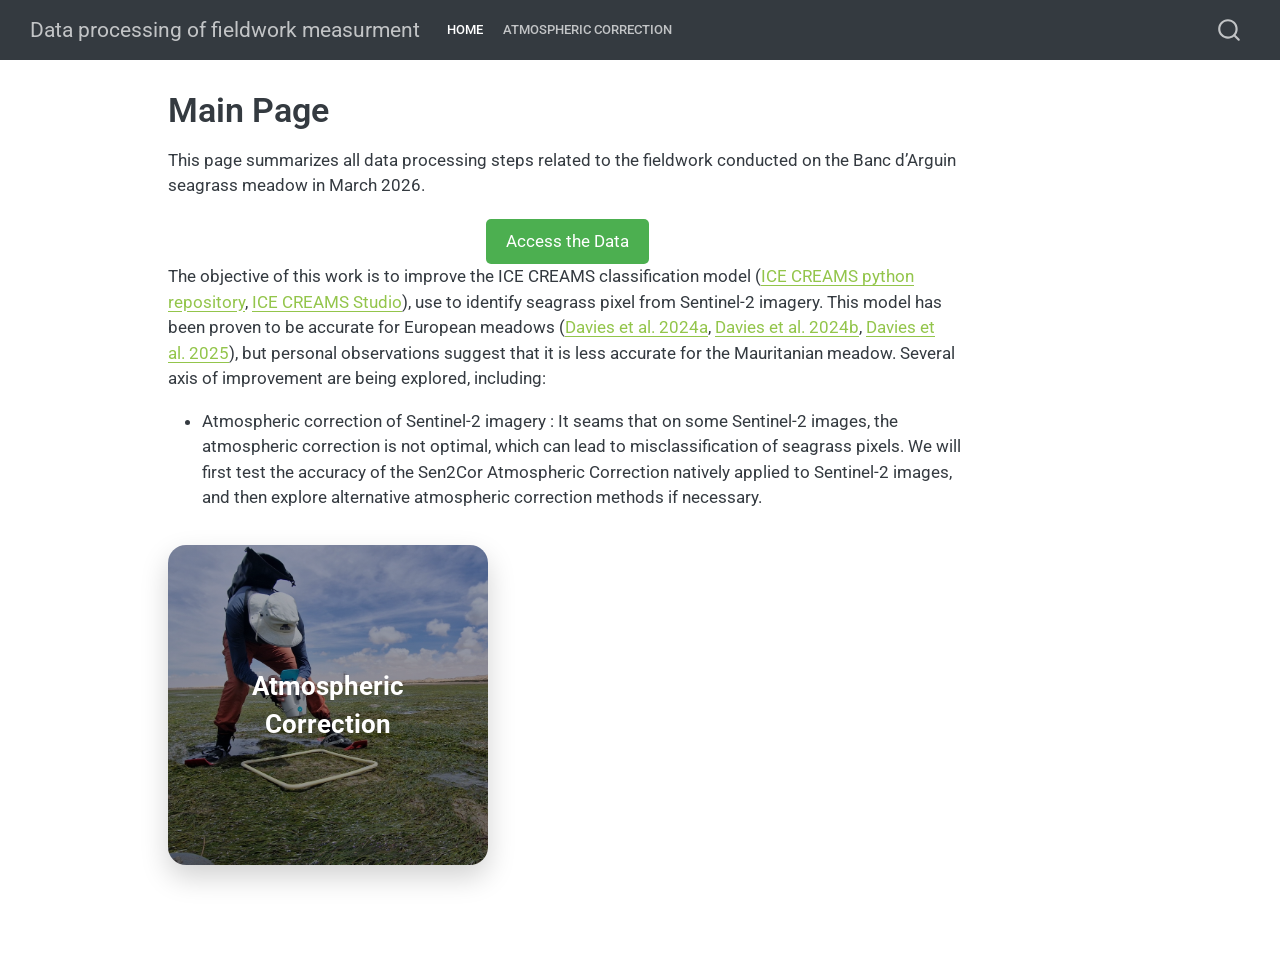
<file: docs/index.html>
<!DOCTYPE html>
<html xmlns="http://www.w3.org/1999/xhtml" lang="en" xml:lang="en"><head>

<meta charset="utf-8">
<meta name="generator" content="quarto-1.9.37">

<meta name="viewport" content="width=device-width, initial-scale=1.0, user-scalable=yes">


<title>Main Page – Data processing of fieldwork measurment</title>
<style>
/* Default styles provided by pandoc.
** See https://pandoc.org/MANUAL.html#variables-for-html for config info.
*/
code{white-space: pre-wrap;}
span.smallcaps{font-variant: small-caps;}
div.columns{display: flex; gap: min(4vw, 1.5em);}
div.column{flex: auto; overflow-x: auto;}
div.hanging-indent{margin-left: 1.5em; text-indent: -1.5em;}
ul.task-list{list-style: none;}
ul.task-list li input[type="checkbox"] {
  width: 0.8em;
  margin: 0 0.8em 0.2em -1em; /* quarto-specific, see https://github.com/quarto-dev/quarto-cli/issues/4556 */ 
  vertical-align: middle;
}
</style>


<script src="site_libs/quarto-nav/quarto-nav.js"></script>
<script src="site_libs/quarto-nav/headroom.min.js"></script>
<script src="site_libs/clipboard/clipboard.min.js"></script>
<script src="site_libs/quarto-search/autocomplete.umd.js"></script>
<script src="site_libs/quarto-search/fuse.min.js"></script>
<script src="site_libs/quarto-search/quarto-search.js"></script>
<meta name="quarto:offset" content="./">
<script src="site_libs/quarto-html/quarto.js" type="module"></script>
<script src="site_libs/quarto-html/tabsets/tabsets.js" type="module"></script>
<script src="site_libs/quarto-html/popper.min.js"></script>
<script src="site_libs/quarto-html/tippy.umd.min.js"></script>
<script src="site_libs/quarto-html/anchor.min.js"></script>
<link href="site_libs/quarto-html/tippy.css" rel="stylesheet">
<link href="site_libs/quarto-html/quarto-syntax-highlighting-7f8f88aac4f3542376d5c11b86a4c14d.css" rel="stylesheet" id="quarto-text-highlighting-styles">
<script src="site_libs/bootstrap/bootstrap.min.js"></script>
<link href="site_libs/bootstrap/bootstrap-icons.css" rel="stylesheet">
<link href="site_libs/bootstrap/bootstrap-c51defa157ccb18095ba4b35bf459923.min.css" rel="stylesheet" append-hash="true" id="quarto-bootstrap" data-mode="light">
<script id="quarto-search-options" type="application/json">{
  "location": "navbar",
  "copy-button": false,
  "collapse-after": 3,
  "panel-placement": "end",
  "type": "overlay",
  "limit": 50,
  "keyboard-shortcut": [
    "f",
    "/",
    "s"
  ],
  "show-item-context": false,
  "language": {
    "search-no-results-text": "No results",
    "search-matching-documents-text": "matching documents",
    "search-copy-link-title": "Copy link to search",
    "search-hide-matches-text": "Hide additional matches",
    "search-more-match-text": "more match in this document",
    "search-more-matches-text": "more matches in this document",
    "search-clear-button-title": "Clear",
    "search-text-placeholder": "",
    "search-detached-cancel-button-title": "Cancel",
    "search-submit-button-title": "Submit",
    "search-label": "Search"
  }
}</script>


<link rel="stylesheet" href="styles.css">
</head>

<body class="nav-fixed quarto-light">

<div id="quarto-search-results"></div>
  <header id="quarto-header" class="headroom fixed-top">
    <nav class="navbar navbar-expand-lg " data-bs-theme="dark">
      <div class="navbar-container container-fluid">
      <div class="navbar-brand-container mx-auto">
    <a class="navbar-brand" href="./index.html">
    <span class="navbar-title">Data processing of fieldwork measurment</span>
    </a>
  </div>
            <div id="quarto-search" class="" title="Search"></div>
          <button class="navbar-toggler" type="button" data-bs-toggle="collapse" data-bs-target="#navbarCollapse" aria-controls="navbarCollapse" role="menu" aria-expanded="false" aria-label="Toggle navigation" onclick="if (window.quartoToggleHeadroom) { window.quartoToggleHeadroom(); }">
  <span class="navbar-toggler-icon"></span>
</button>
          <div class="collapse navbar-collapse" id="navbarCollapse">
            <ul class="navbar-nav navbar-nav-scroll me-auto">
  <li class="nav-item">
    <a class="nav-link active" href="./index.html" aria-current="page"> 
<span class="menu-text">Home</span></a>
  </li>  
  <li class="nav-item">
    <a class="nav-link" href="./Atmospheric_correction.html"> 
<span class="menu-text">Atmospheric Correction</span></a>
  </li>  
</ul>
          </div> <!-- /navcollapse -->
            <div class="quarto-navbar-tools">
</div>
      </div> <!-- /container-fluid -->
    </nav>
</header>
<!-- content -->
<div id="quarto-content" class="quarto-container page-columns page-rows-contents page-layout-article page-navbar">
<!-- sidebar -->
<!-- margin-sidebar -->
    <div id="quarto-margin-sidebar" class="sidebar margin-sidebar zindex-bottom">
        
    </div>
<!-- main -->
<main class="content" id="quarto-document-content">

<header id="title-block-header" class="quarto-title-block default">
<div class="quarto-title">
<h1 class="title">Main Page</h1>
</div>



<div class="quarto-title-meta">

    
  
    
  </div>
  


</header>


<p>This page summarizes all data processing steps related to the fieldwork conducted on the Banc d’Arguin seagrass meadow in March 2026.</p>
<div style="text-align: center; margin-top: 20px;">
<button onclick="window.open('https://nextcloud.oirysimon.com/s/3Z9GiMkdGLXj7Nn', '_blank');" style="padding: 10px 20px; background-color: #4CAF50; color: white; border: none; border-radius: 5px; cursor: pointer;">
Access the Data
</button>
</div>
<p>The objective of this work is to improve the ICE CREAMS classification model (<a href="https://github.com/BedeFfinian/ICE_CREAMS">ICE CREAMS python repository</a>, <a href="https://github.com/SigOiry/ICE_CREAMS_STUDIO">ICE CREAMS Studio</a>), use to identify seagrass pixel from Sentinel-2 imagery. This model has been proven to be accurate for European meadows (<a href="https://doi.org/10.1038/s43247-024-01543-z">Davies et al.&nbsp;2024a</a>, <a href="https://doi.org/10.1016/j.rse.2024.114340">Davies et al.&nbsp;2024b</a>, <a href="https://doi.org/10.1016/j.rse.2025.115116">Davies et al.&nbsp;2025</a>), but personal observations suggest that it is less accurate for the Mauritanian meadow. Several axis of improvement are being explored, including:</p>
<ul>
<li>Atmospheric correction of Sentinel-2 imagery : It seams that on some Sentinel-2 images, the atmospheric correction is not optimal, which can lead to misclassification of seagrass pixels. We will first test the accuracy of the Sen2Cor Atmospheric Correction natively applied to Sentinel-2 images, and then explore alternative atmospheric correction methods if necessary.</li>
</ul>
<style>
.home-tile-button {
  display: inline-flex;
  align-items: center;
  justify-content: center;
  width: min(320px, 90vw);
  aspect-ratio: 1 / 1;
  margin-top: 1rem;
  padding: 1.5rem;
  color: #fff;
  font-size: 1.5rem;
  font-weight: 700;
  text-align: center;
  text-decoration: none;
  border-radius: 18px;
  background-image:
    linear-gradient(rgba(0, 0, 0, 0.28), rgba(0, 0, 0, 0.42)),
    url("images/atm cor.jpg");
  background-position: center;
  background-repeat: no-repeat;
  background-size: cover;
  box-shadow: 0 12px 28px rgba(0, 0, 0, 0.18);
  transition: transform 0.2s ease, box-shadow 0.2s ease;
}

.home-tile-button:hover {
  transform: translateY(-3px);
  box-shadow: 0 18px 36px rgba(0, 0, 0, 0.22);
}
</style>
<p><a href="https://sigoiry.github.io/Arguin---FieldWork-Data-Processing/Atmospheric_correction.html" class="home-tile-button">Atmospheric Correction</a></p>



</main> <!-- /main -->
<script id="quarto-html-after-body" type="application/javascript">
  window.document.addEventListener("DOMContentLoaded", function (event) {
    const icon = "";
    const anchorJS = new window.AnchorJS();
    anchorJS.options = {
      placement: 'right',
      icon: icon
    };
    anchorJS.add('.anchored');
    const isCodeAnnotation = (el) => {
      for (const clz of el.classList) {
        if (clz.startsWith('code-annotation-')) {                     
          return true;
        }
      }
      return false;
    }
    const onCopySuccess = function(e) {
      // button target
      const button = e.trigger;
      // don't keep focus
      button.blur();
      // flash "checked"
      button.classList.add('code-copy-button-checked');
      var currentTitle = button.getAttribute("title");
      button.setAttribute("title", "Copied!");
      let tooltip;
      if (window.bootstrap) {
        button.setAttribute("data-bs-toggle", "tooltip");
        button.setAttribute("data-bs-placement", "left");
        button.setAttribute("data-bs-title", "Copied!");
        tooltip = new bootstrap.Tooltip(button, 
          { trigger: "manual", 
            customClass: "code-copy-button-tooltip",
            offset: [0, -8]});
        tooltip.show();    
      }
      setTimeout(function() {
        if (tooltip) {
          tooltip.hide();
          button.removeAttribute("data-bs-title");
          button.removeAttribute("data-bs-toggle");
          button.removeAttribute("data-bs-placement");
        }
        button.setAttribute("title", currentTitle);
        button.classList.remove('code-copy-button-checked');
      }, 1000);
      // clear code selection
      e.clearSelection();
    }
    const getTextToCopy = function(trigger) {
      const outerScaffold = trigger.parentElement.cloneNode(true);
      const codeEl = outerScaffold.querySelector('code');
      for (const childEl of codeEl.children) {
        if (isCodeAnnotation(childEl)) {
          childEl.remove();
        }
      }
      return codeEl.innerText;
    }
    const clipboard = new window.ClipboardJS('.code-copy-button:not([data-in-quarto-modal])', {
      text: getTextToCopy
    });
    clipboard.on('success', onCopySuccess);
    if (window.document.getElementById('quarto-embedded-source-code-modal')) {
      const clipboardModal = new window.ClipboardJS('.code-copy-button[data-in-quarto-modal]', {
        text: getTextToCopy,
        container: window.document.getElementById('quarto-embedded-source-code-modal')
      });
      clipboardModal.on('success', onCopySuccess);
    }
      var localhostRegex = new RegExp(/^(?:http|https):\/\/localhost\:?[0-9]*\//);
      var mailtoRegex = new RegExp(/^mailto:/);
        var filterRegex = new RegExp('/' + window.location.host + '/');
      var isInternal = (href) => {
          return filterRegex.test(href) || localhostRegex.test(href) || mailtoRegex.test(href);
      }
      // Inspect non-navigation links and adorn them if external
     var links = window.document.querySelectorAll('a[href]:not(.nav-link):not(.navbar-brand):not(.toc-action):not(.sidebar-link):not(.sidebar-item-toggle):not(.pagination-link):not(.no-external):not([aria-hidden]):not(.dropdown-item):not(.quarto-navigation-tool):not(.about-link)');
      for (var i=0; i<links.length; i++) {
        const link = links[i];
        if (!isInternal(link.href)) {
          // undo the damage that might have been done by quarto-nav.js in the case of
          // links that we want to consider external
          if (link.dataset.originalHref !== undefined) {
            link.href = link.dataset.originalHref;
          }
        }
      }
    function tippyHover(el, contentFn, onTriggerFn, onUntriggerFn) {
      const config = {
        allowHTML: true,
        maxWidth: 500,
        delay: 100,
        arrow: false,
        appendTo: function(el) {
            return el.parentElement;
        },
        interactive: true,
        interactiveBorder: 10,
        theme: 'quarto',
        placement: 'bottom-start',
      };
      if (contentFn) {
        config.content = contentFn;
      }
      if (onTriggerFn) {
        config.onTrigger = onTriggerFn;
      }
      if (onUntriggerFn) {
        config.onUntrigger = onUntriggerFn;
      }
      window.tippy(el, config); 
    }
    const noterefs = window.document.querySelectorAll('a[role="doc-noteref"]');
    for (var i=0; i<noterefs.length; i++) {
      const ref = noterefs[i];
      tippyHover(ref, function() {
        // use id or data attribute instead here
        let href = ref.getAttribute('data-footnote-href') || ref.getAttribute('href');
        try { href = new URL(href).hash; } catch {}
        const id = href.replace(/^#\/?/, "");
        const note = window.document.getElementById(id);
        if (note) {
          return note.innerHTML;
        } else {
          return "";
        }
      });
    }
    const xrefs = window.document.querySelectorAll('a.quarto-xref');
    const processXRef = (id, note) => {
      // Strip column container classes
      const stripColumnClz = (el) => {
        el.classList.remove("page-full", "page-columns");
        if (el.children) {
          for (const child of el.children) {
            stripColumnClz(child);
          }
        }
      }
      stripColumnClz(note)
      if (id === null || id.startsWith('sec-')) {
        // Special case sections, only their first couple elements
        const container = document.createElement("div");
        if (note.children && note.children.length > 2) {
          container.appendChild(note.children[0].cloneNode(true));
          for (let i = 1; i < note.children.length; i++) {
            const child = note.children[i];
            if (child.tagName === "P" && child.innerText === "") {
              continue;
            } else {
              container.appendChild(child.cloneNode(true));
              break;
            }
          }
          if (window.Quarto?.typesetMath) {
            window.Quarto.typesetMath(container);
          }
          return container.innerHTML
        } else {
          if (window.Quarto?.typesetMath) {
            window.Quarto.typesetMath(note);
          }
          return note.innerHTML;
        }
      } else {
        // Remove any anchor links if they are present
        const anchorLink = note.querySelector('a.anchorjs-link');
        if (anchorLink) {
          anchorLink.remove();
        }
        if (window.Quarto?.typesetMath) {
          window.Quarto.typesetMath(note);
        }
        if (note.classList.contains("callout")) {
          return note.outerHTML;
        } else {
          return note.innerHTML;
        }
      }
    }
    for (var i=0; i<xrefs.length; i++) {
      const xref = xrefs[i];
      tippyHover(xref, undefined, function(instance) {
        instance.disable();
        let url = xref.getAttribute('href');
        let hash = undefined; 
        if (url.startsWith('#')) {
          hash = url;
        } else {
          try { hash = new URL(url).hash; } catch {}
        }
        if (hash) {
          const id = hash.replace(/^#\/?/, "");
          const note = window.document.getElementById(id);
          if (note !== null) {
            try {
              const html = processXRef(id, note.cloneNode(true));
              instance.setContent(html);
            } finally {
              instance.enable();
              instance.show();
            }
          } else {
            // See if we can fetch this
            fetch(url.split('#')[0])
            .then(res => res.text())
            .then(html => {
              const parser = new DOMParser();
              const htmlDoc = parser.parseFromString(html, "text/html");
              const note = htmlDoc.getElementById(id);
              if (note !== null) {
                const html = processXRef(id, note);
                instance.setContent(html);
              } 
            }).finally(() => {
              instance.enable();
              instance.show();
            });
          }
        } else {
          // See if we can fetch a full url (with no hash to target)
          // This is a special case and we should probably do some content thinning / targeting
          fetch(url)
          .then(res => res.text())
          .then(html => {
            const parser = new DOMParser();
            const htmlDoc = parser.parseFromString(html, "text/html");
            const note = htmlDoc.querySelector('main.content');
            if (note !== null) {
              // This should only happen for chapter cross references
              // (since there is no id in the URL)
              // remove the first header
              if (note.children.length > 0 && note.children[0].tagName === "HEADER") {
                note.children[0].remove();
              }
              const html = processXRef(null, note);
              instance.setContent(html);
            } 
          }).finally(() => {
            instance.enable();
            instance.show();
          });
        }
      }, function(instance) {
      });
    }
        let selectedAnnoteEl;
        const selectorForAnnotation = ( cell, annotation) => {
          let cellAttr = 'data-code-cell="' + cell + '"';
          let lineAttr = 'data-code-annotation="' +  annotation + '"';
          const selector = 'span[' + cellAttr + '][' + lineAttr + ']';
          return selector;
        }
        const selectCodeLines = (annoteEl) => {
          const doc = window.document;
          const targetCell = annoteEl.getAttribute("data-target-cell");
          const targetAnnotation = annoteEl.getAttribute("data-target-annotation");
          const annoteSpan = window.document.querySelector(selectorForAnnotation(targetCell, targetAnnotation));
          const lines = annoteSpan.getAttribute("data-code-lines").split(",");
          const lineIds = lines.map((line) => {
            return targetCell + "-" + line;
          })
          let top = null;
          let height = null;
          let parent = null;
          if (lineIds.length > 0) {
              //compute the position of the single el (top and bottom and make a div)
              const el = window.document.getElementById(lineIds[0]);
              top = el.offsetTop;
              height = el.offsetHeight;
              parent = el.parentElement.parentElement;
            if (lineIds.length > 1) {
              const lastEl = window.document.getElementById(lineIds[lineIds.length - 1]);
              const bottom = lastEl.offsetTop + lastEl.offsetHeight;
              height = bottom - top;
            }
            if (top !== null && height !== null && parent !== null) {
              // cook up a div (if necessary) and position it 
              let div = window.document.getElementById("code-annotation-line-highlight");
              if (div === null) {
                div = window.document.createElement("div");
                div.setAttribute("id", "code-annotation-line-highlight");
                div.style.position = 'absolute';
                parent.appendChild(div);
              }
              div.style.top = top - 2 + "px";
              div.style.height = height + 4 + "px";
              div.style.left = 0;
              let gutterDiv = window.document.getElementById("code-annotation-line-highlight-gutter");
              if (gutterDiv === null) {
                gutterDiv = window.document.createElement("div");
                gutterDiv.setAttribute("id", "code-annotation-line-highlight-gutter");
                gutterDiv.style.position = 'absolute';
                const codeCell = window.document.getElementById(targetCell);
                const gutter = codeCell.querySelector('.code-annotation-gutter');
                gutter.appendChild(gutterDiv);
              }
              gutterDiv.style.top = top - 2 + "px";
              gutterDiv.style.height = height + 4 + "px";
            }
            selectedAnnoteEl = annoteEl;
          }
        };
        const unselectCodeLines = () => {
          const elementsIds = ["code-annotation-line-highlight", "code-annotation-line-highlight-gutter"];
          elementsIds.forEach((elId) => {
            const div = window.document.getElementById(elId);
            if (div) {
              div.remove();
            }
          });
          selectedAnnoteEl = undefined;
        };
          // Handle positioning of the toggle
      window.addEventListener(
        "resize",
        throttle(() => {
          elRect = undefined;
          if (selectedAnnoteEl) {
            selectCodeLines(selectedAnnoteEl);
          }
        }, 10)
      );
      function throttle(fn, ms) {
      let throttle = false;
      let timer;
        return (...args) => {
          if(!throttle) { // first call gets through
              fn.apply(this, args);
              throttle = true;
          } else { // all the others get throttled
              if(timer) clearTimeout(timer); // cancel #2
              timer = setTimeout(() => {
                fn.apply(this, args);
                timer = throttle = false;
              }, ms);
          }
        };
      }
        // Attach click handler to the DT
        const annoteDls = window.document.querySelectorAll('dt[data-target-cell]');
        for (const annoteDlNode of annoteDls) {
          annoteDlNode.addEventListener('click', (event) => {
            const clickedEl = event.target;
            if (clickedEl !== selectedAnnoteEl) {
              unselectCodeLines();
              const activeEl = window.document.querySelector('dt[data-target-cell].code-annotation-active');
              if (activeEl) {
                activeEl.classList.remove('code-annotation-active');
              }
              selectCodeLines(clickedEl);
              clickedEl.classList.add('code-annotation-active');
            } else {
              // Unselect the line
              unselectCodeLines();
              clickedEl.classList.remove('code-annotation-active');
            }
          });
        }
    const findCites = (el) => {
      const parentEl = el.parentElement;
      if (parentEl) {
        const cites = parentEl.dataset.cites;
        if (cites) {
          return {
            el,
            cites: cites.split(' ')
          };
        } else {
          return findCites(el.parentElement)
        }
      } else {
        return undefined;
      }
    };
    var bibliorefs = window.document.querySelectorAll('a[role="doc-biblioref"]');
    for (var i=0; i<bibliorefs.length; i++) {
      const ref = bibliorefs[i];
      const citeInfo = findCites(ref);
      if (citeInfo) {
        tippyHover(citeInfo.el, function() {
          var popup = window.document.createElement('div');
          citeInfo.cites.forEach(function(cite) {
            var citeDiv = window.document.createElement('div');
            citeDiv.classList.add('hanging-indent');
            citeDiv.classList.add('csl-entry');
            var biblioDiv = window.document.getElementById('ref-' + cite);
            if (biblioDiv) {
              citeDiv.innerHTML = biblioDiv.innerHTML;
            }
            popup.appendChild(citeDiv);
          });
          return popup.innerHTML;
        });
      }
    }
  });
  </script>
</div> <!-- /content -->




</body></html>
</file>
<file: docs/site_libs/quarto-html/tippy.css>
.tippy-box[data-animation=fade][data-state=hidden]{opacity:0}[data-tippy-root]{max-width:calc(100vw - 10px)}.tippy-box{position:relative;background-color:#333;color:#fff;border-radius:4px;font-size:14px;line-height:1.4;white-space:normal;outline:0;transition-property:transform,visibility,opacity}.tippy-box[data-placement^=top]>.tippy-arrow{bottom:0}.tippy-box[data-placement^=top]>.tippy-arrow:before{bottom:-7px;left:0;border-width:8px 8px 0;border-top-color:initial;transform-origin:center top}.tippy-box[data-placement^=bottom]>.tippy-arrow{top:0}.tippy-box[data-placement^=bottom]>.tippy-arrow:before{top:-7px;left:0;border-width:0 8px 8px;border-bottom-color:initial;transform-origin:center bottom}.tippy-box[data-placement^=left]>.tippy-arrow{right:0}.tippy-box[data-placement^=left]>.tippy-arrow:before{border-width:8px 0 8px 8px;border-left-color:initial;right:-7px;transform-origin:center left}.tippy-box[data-placement^=right]>.tippy-arrow{left:0}.tippy-box[data-placement^=right]>.tippy-arrow:before{left:-7px;border-width:8px 8px 8px 0;border-right-color:initial;transform-origin:center right}.tippy-box[data-inertia][data-state=visible]{transition-timing-function:cubic-bezier(.54,1.5,.38,1.11)}.tippy-arrow{width:16px;height:16px;color:#333}.tippy-arrow:before{content:"";position:absolute;border-color:transparent;border-style:solid}.tippy-content{position:relative;padding:5px 9px;z-index:1}
</file>
<file: docs/site_libs/quarto-html/quarto-syntax-highlighting-7f8f88aac4f3542376d5c11b86a4c14d.css>
/* quarto syntax highlight colors */
:root {
  --quarto-hl-ot-color: #003B4F;
  --quarto-hl-at-color: #657422;
  --quarto-hl-ss-color: #20794D;
  --quarto-hl-an-color: #5E5E5E;
  --quarto-hl-fu-color: #4758AB;
  --quarto-hl-st-color: #20794D;
  --quarto-hl-cf-color: #003B4F;
  --quarto-hl-op-color: #5E5E5E;
  --quarto-hl-er-color: #AD0000;
  --quarto-hl-bn-color: #AD0000;
  --quarto-hl-al-color: #AD0000;
  --quarto-hl-va-color: #111111;
  --quarto-hl-bu-color: inherit;
  --quarto-hl-ex-color: inherit;
  --quarto-hl-pp-color: #AD0000;
  --quarto-hl-in-color: #5E5E5E;
  --quarto-hl-vs-color: #20794D;
  --quarto-hl-wa-color: #5E5E5E;
  --quarto-hl-do-color: #5E5E5E;
  --quarto-hl-im-color: #00769E;
  --quarto-hl-ch-color: #20794D;
  --quarto-hl-dt-color: #AD0000;
  --quarto-hl-fl-color: #AD0000;
  --quarto-hl-co-color: #5E5E5E;
  --quarto-hl-cv-color: #5E5E5E;
  --quarto-hl-cn-color: #8f5902;
  --quarto-hl-sc-color: #5E5E5E;
  --quarto-hl-dv-color: #AD0000;
  --quarto-hl-kw-color: #003B4F;
}

/* other quarto variables */
:root {
  --quarto-font-monospace: SFMono-Regular, Menlo, Monaco, Consolas, "Liberation Mono", "Courier New", monospace;
}

/* syntax highlight based on Pandoc's rules */
pre > code.sourceCode > span {
  color: #003B4F;
}

code.sourceCode > span {
  color: #003B4F;
}

div.sourceCode,
div.sourceCode pre.sourceCode {
  color: #003B4F;
}

/* Normal */
code span {
  color: #003B4F;
}

/* Alert */
code span.al {
  color: #AD0000;
  font-style: inherit;
}

/* Annotation */
code span.an {
  color: #5E5E5E;
  font-style: inherit;
}

/* Attribute */
code span.at {
  color: #657422;
  font-style: inherit;
}

/* BaseN */
code span.bn {
  color: #AD0000;
  font-style: inherit;
}

/* BuiltIn */
code span.bu {
  font-style: inherit;
}

/* ControlFlow */
code span.cf {
  color: #003B4F;
  font-weight: bold;
  font-style: inherit;
}

/* Char */
code span.ch {
  color: #20794D;
  font-style: inherit;
}

/* Constant */
code span.cn {
  color: #8f5902;
  font-style: inherit;
}

/* Comment */
code span.co {
  color: #5E5E5E;
  font-style: inherit;
}

/* CommentVar */
code span.cv {
  color: #5E5E5E;
  font-style: italic;
}

/* Documentation */
code span.do {
  color: #5E5E5E;
  font-style: italic;
}

/* DataType */
code span.dt {
  color: #AD0000;
  font-style: inherit;
}

/* DecVal */
code span.dv {
  color: #AD0000;
  font-style: inherit;
}

/* Error */
code span.er {
  color: #AD0000;
  font-style: inherit;
}

/* Extension */
code span.ex {
  font-style: inherit;
}

/* Float */
code span.fl {
  color: #AD0000;
  font-style: inherit;
}

/* Function */
code span.fu {
  color: #4758AB;
  font-style: inherit;
}

/* Import */
code span.im {
  color: #00769E;
  font-style: inherit;
}

/* Information */
code span.in {
  color: #5E5E5E;
  font-style: inherit;
}

/* Keyword */
code span.kw {
  color: #003B4F;
  font-weight: bold;
  font-style: inherit;
}

/* Operator */
code span.op {
  color: #5E5E5E;
  font-style: inherit;
}

/* Other */
code span.ot {
  color: #003B4F;
  font-style: inherit;
}

/* Preprocessor */
code span.pp {
  color: #AD0000;
  font-style: inherit;
}

/* SpecialChar */
code span.sc {
  color: #5E5E5E;
  font-style: inherit;
}

/* SpecialString */
code span.ss {
  color: #20794D;
  font-style: inherit;
}

/* String */
code span.st {
  color: #20794D;
  font-style: inherit;
}

/* Variable */
code span.va {
  color: #111111;
  font-style: inherit;
}

/* VerbatimString */
code span.vs {
  color: #20794D;
  font-style: inherit;
}

/* Warning */
code span.wa {
  color: #5E5E5E;
  font-style: italic;
}

.prevent-inlining {
  content: "</";
}

/*# sourceMappingURL=789ad8cd35626ba772517505b42a116e.css.map */
</file>
<file: docs/styles.css>
.metric-grid {
  display: grid;
  grid-template-columns: repeat(auto-fit, minmax(190px, 1fr));
  gap: 1rem;
  margin: 1.5rem 0 2rem;
}

.metric-card {
  padding: 1rem 1.2rem;
  border: 1px solid rgba(0, 0, 0, 0.08);
  border-radius: 16px;
  background: linear-gradient(160deg, #fffdf7 0%, #f3efe4 100%);
  box-shadow: 0 12px 26px rgba(0, 0, 0, 0.07);
}

.metric-card .label {
  margin-bottom: 0.35rem;
  color: #6d6558;
  font-size: 0.78rem;
  font-weight: 700;
  letter-spacing: 0.08em;
  text-transform: uppercase;
}

.metric-card .value {
  color: #143047;
  font-size: 2rem;
  font-weight: 700;
  line-height: 1.05;
}

.metric-card .detail {
  margin-top: 0.55rem;
  color: #4c514e;
  font-size: 0.95rem;
}

.leaflet-container {
  border-radius: 18px;
  box-shadow: 0 16px 32px rgba(0, 0, 0, 0.12);
}

.leaflet-container .legend {
  text-align: left;
  line-height: 1.45;
  white-space: nowrap;
}

.leaflet-container .legend i {
  clear: both;
  float: left;
  width: 18px;
  height: 18px;
  margin-right: 8px;
  margin-left: 0;
}

.spectra-toggle {
  display: flex;
  align-items: center;
  gap: 1rem;
  margin: 0.5rem 0 1rem;
  font-weight: 600;
  flex-wrap: wrap;
}

.spectra-toggle label {
  display: inline-flex;
  align-items: center;
  gap: 0.35rem;
  margin: 0;
  font-weight: 400;
}

details {
  margin-top: 1rem;
  padding: 0.9rem 1rem;
  border: 1px solid rgba(0, 0, 0, 0.08);
  border-radius: 14px;
  background: #faf7ef;
}

summary {
  cursor: pointer;
  font-weight: 700;
}

table {
  width: 100%;
}
</file>
